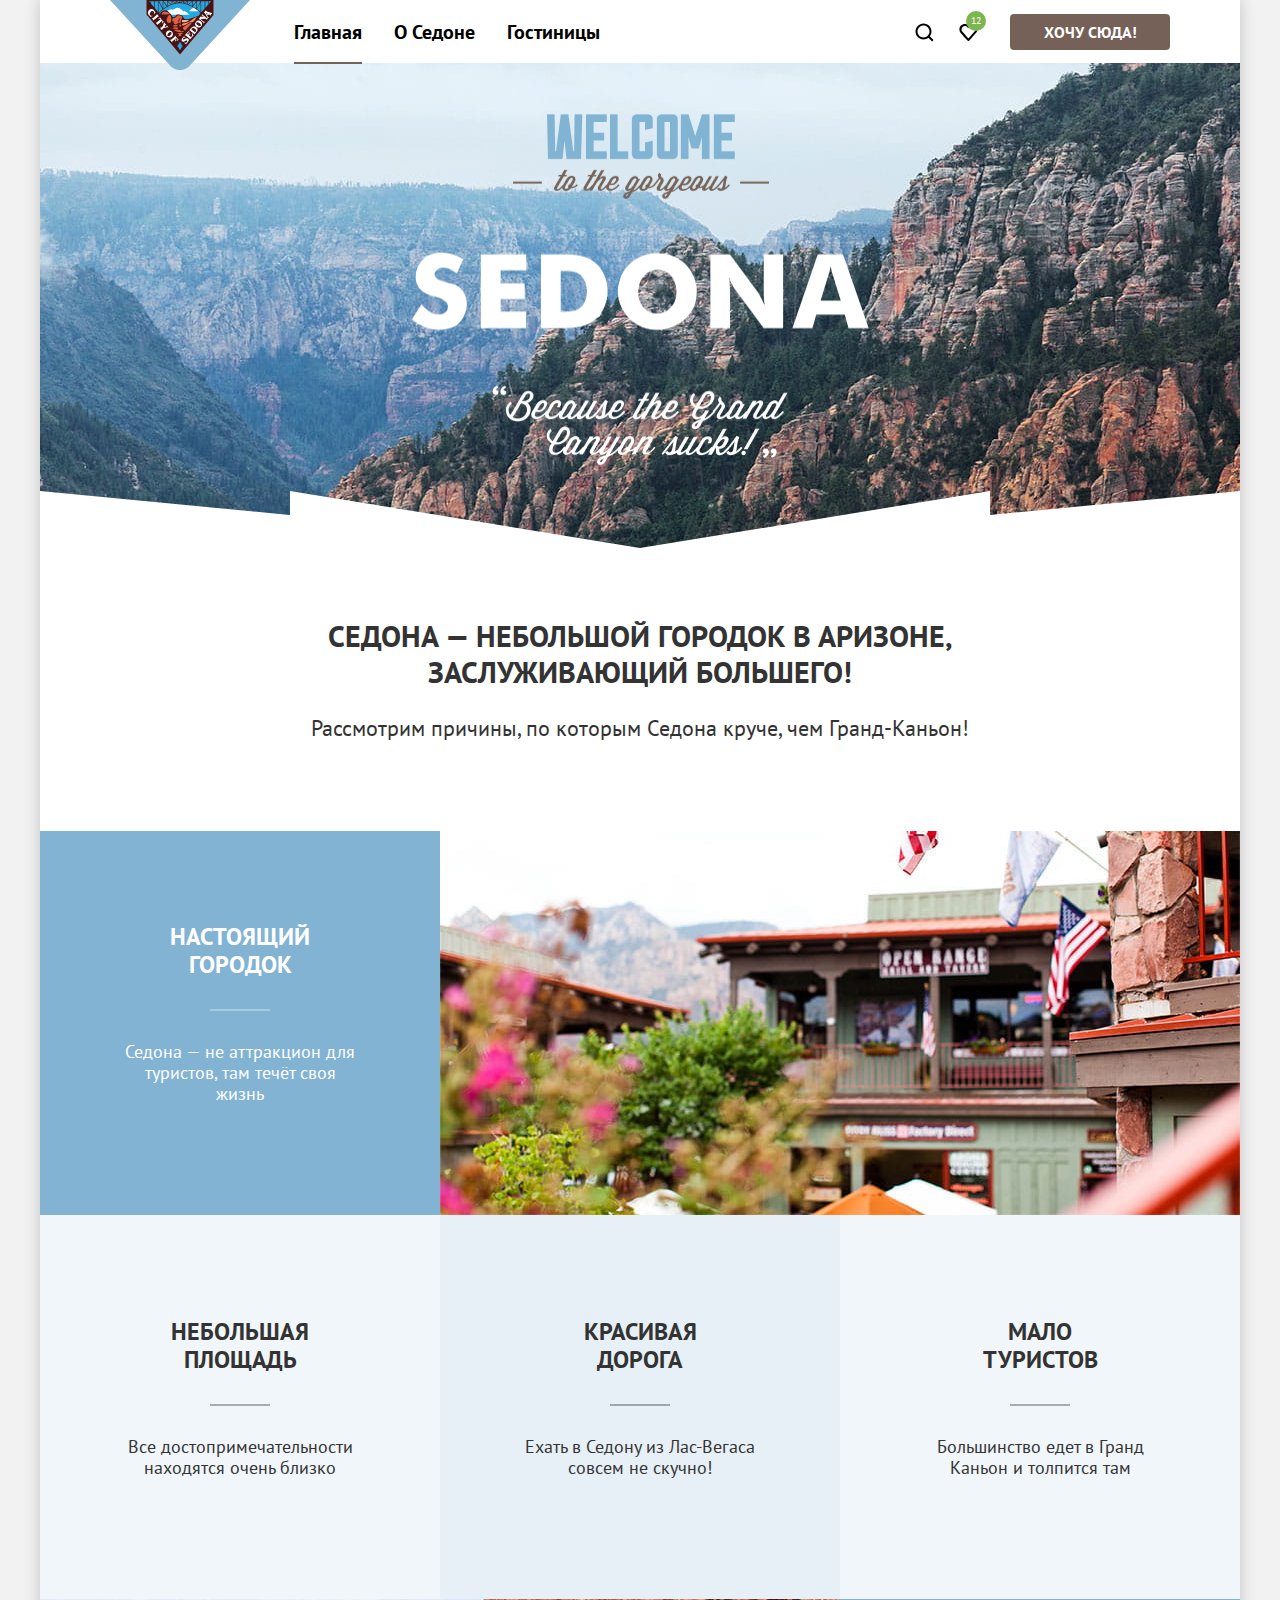
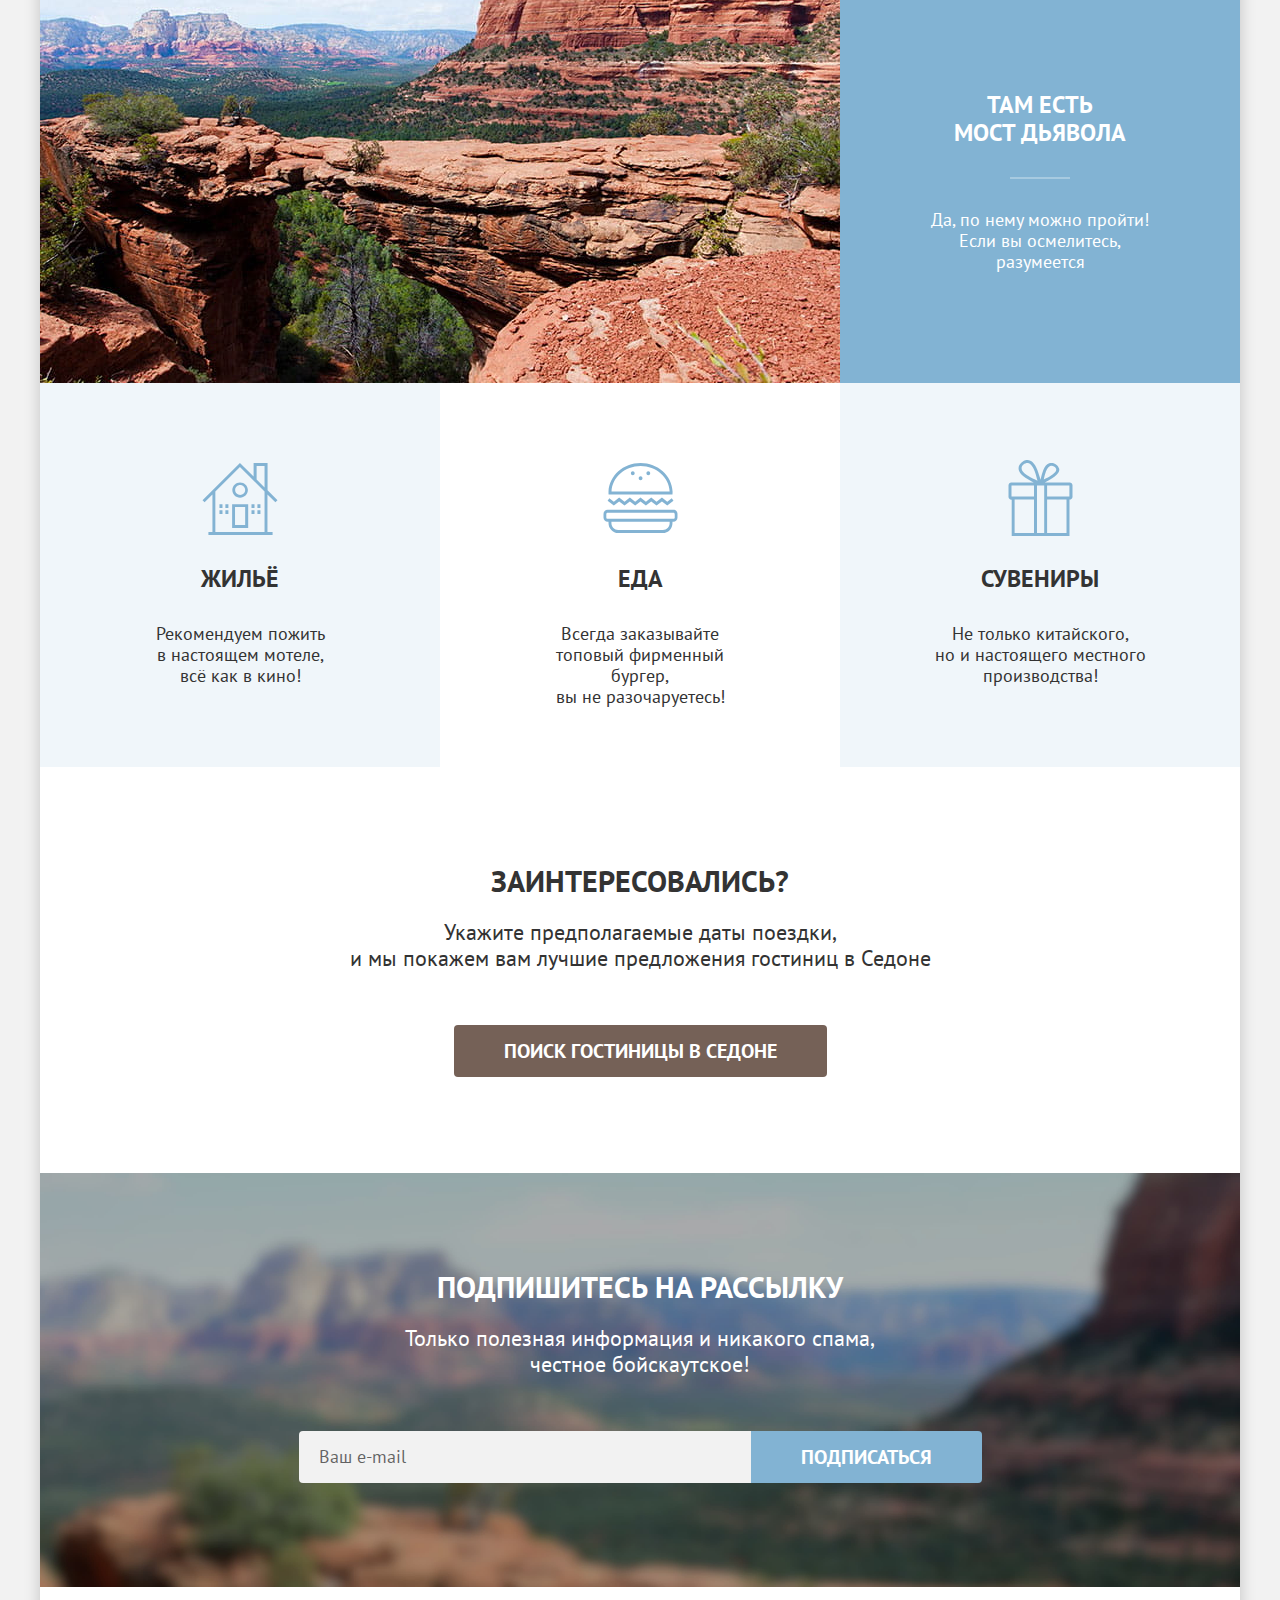
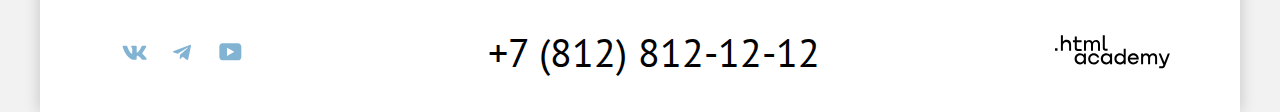
<file: index.html>
<!DOCTYPE html>
<html lang="ru">

  <head>
    <meta charset="utf-8">
    <title>HTML Academy: Седона</title>
    <link rel="stylesheet" href="styles/styles.css">
    <link rel="icon" href="favicon.ico">
  </head>

  <body>
    <div class="page-container">
      <header class="page-header" data-test="header">
        <nav class="navigation">
          <a class="navigation-logo" href="index.html">
            <img class="page-header-logo" src="images/header/logo.svg" width="140" height="70"
              alt="Логотип города Седона.">
          </a>
          <ul class="navigation-list">
            <li class="navigation-item">
              <a class="navigation-link navigation-link-current" href="#">Главная</a>
            </li>
            <li class="navigation-item">
              <a class="navigation-link" href="#">О Седоне</a>
            </li>
            <li class="navigation-item">
              <a class="navigation-link navigation-link-selected" href="catalog.html">Гостиницы</a>
            </li>
          </ul>
          <ul class="navigation-list navigation-user">
            <li class="navigation-item">
              <a class="navigation-link navigation-link-search" href="#">
                <span class="visually-hidden">
                  Поиск.
                </span>
              </a>
            </li>
            <li class="navigation-item">
              <a class="navigation-link navigation-link-favorites" href="#">
                <span class="visually-hidden">
                  Избранное.
                </span>
                <span class="navigation-link-favorites-count">12</span>
              </a>
            </li>
          </ul>
          <a class="button button-brown navigation-button button-text" href="#">Хочу сюда!</a>
        </nav>
      </header>
      <main class="main-index main-container" data-test="main">
        <h1 class="visually-hidden">Главная страница</h1>
        <section class="hero" data-test="hero">
          <h2 class="visually-hidden">Седона - городок в Аризоне</h2>
          <img src="images/index/welcome-sign.png" width="457" height="351"
            alt="Welcome to the gorgeus Sedona. Because Grand Canion sucks!">
        </section>
        <section class="advantages" data-test="advantages">
          <h2 class="visually-hidden">Преимущества</h2>
          <div class="advantages-title">
            <p class="advantages-title-top-text">Седона — небольшой городок в Аризоне,<br>заслуживающий большего!</p>
            <p class="advantages-title-bottom-text">Рассмотрим причины, по которым Седона круче, чем Гранд-Каньон!</p>
          </div>
          <ul class="advantages-list">
            <li class="advantages-item advantages-item-blue">
              <h3 class="advantages-item-title">Настоящий<br>городок</h3>
              <p class="advantages-item-discription">Седона — не аттракцион для туристов, там течёт своя жизнь</p>
            </li>
            <li class="advantages-item advantages-item-photo">
              <img class="advantages-photo" src="images/index/photo-1.jpg" width="800" height="384"
                alt="Домики на фоне гор.">
            </li>
            <li class="advantages-item advantages-item-grey">
              <h3 class="advantages-item-title">Небольшая<br>площадь</h3>
              <p class="advantages-item-discription">Все достопримечательности находятся очень близко</p>
            </li>
            <li class="advantages-item advantages-item-light-blue">
              <h3 class="advantages-item-title">Красивая<br>дорога</h3>
              <p class="advantages-item-discription">Ехать в Седону из Лас-Вегаса совсем не скучно!</p>
            </li>
            <li class="advantages-item advantages-item-grey">
              <h3 class="advantages-item-title">Мало<br>туристов</h3>
              <p class="advantages-item-discription">Большинство едет в Гранд Каньон и толпится там</p>
            </li>
            <li class="advantages-item advantages-item-photo">
              <img class="advantages-photo" src="images/index/photo-2.jpg" width="800" height="384"
                alt="Каньоны, горы и снова горы.">
            </li>
            <li class="advantages-item advantages-item-blue">
              <h3 class="advantages-item-title">Там есть<br>мост дьявола</h3>
              <p class="advantages-item-discription">Да, по нему можно пройти! Если вы осмелитесь, разумеется</p>
            </li>
            <li class="advantages-item advantages-item-housing">
              <h3 class="advantages-item-title">Жильё</h3>
              <p class="advantages-item-discription">Рекомендуем пожить<br>в настоящем мотеле,<br>всё как в кино!</p>
            </li>
            <li class="advantages-item advantages-item-food">
              <h3 class="advantages-item-title">Еда</h3>
              <p class="advantages-item-discription">Всегда заказывайте<br>топовый фирменный бургер,<br>вы не
                разочаруетесь!
              </p>
            </li>
            <li class="advantages-item advantages-item-souvenirs">
              <h3 class="advantages-item-title">Сувениры</h3>
              <p class="advantages-item-discription">Не только китайского,<br>но и настоящего местного<br>производства!
              </p>
            </li>
          </ul>
        </section>
        <section class="hotel-search" data-test="search">
          <div class="hotel-search-wrapper">
            <h2 class="hotel-search-title">Заинтересовались?</h2>
            <p class="hotel-search-text">Укажите предполагаемые даты поездки, <br>и мы покажем вам лучшие предложения
              гостиниц в Седоне</p>
            <a class="button button-brown hotel-search-button button-text" href="#">Поиск гостиницы в Седоне</a>
          </div>
        </section>
        <section class="subscribe" data-test="subscribe">
          <div class="subscribe-content-wrapper">
            <h2 class="subscribe-title">Подпишитесь на рассылку</h2>
            <p class="subscribe-text">Только полезная информация и никакого спама,<br>честное бойскаутское!</p>
            <form class="subscribe-form" action="https://echo.htmlacademy.ru/" method="post">
              <label class="visually-hidden" for="subscribe-email">Ваш e-mail</label>
              <input class="subscribe-email-field" placeholder="Ваш e-mail" type="email" id="subscribe-email"
                name="subscribe-email">
              <button class="button button-blue subscribe-button" type="submit">Подписаться</button>
            </form>
          </div>
        </section>
      </main>
      <footer class="page-footer" data-test="footer">
        <div class="footer-container">
          <div class="footer-social">
            <h2 class="visually-hidden">Социальные сети</h2>
            <ul class="footer-social-list">
              <li class="footer-social-item">
                <a class="footer-social-link" href="https://vk.com/htmlacademy">
                  <span class="visually-hidden">Иконка ВКонтакте</span>
                  <svg class="footer-social-button" aria-hidden="true" focusable="false" width="25" height="15"
                    viewBox="0 0 25 15" fill="none" xmlns="http://www.w3.org/2000/svg">
                    <path fill-rule="evenodd" clip-rule="evenodd"
                      d="M24.116 1.804c.166-.546 0-.948-.795-.948h-2.625c-.668 0-.976.347-1.143.73 0 0-1.335 3.196-3.226 5.272-.612.602-.89.793-1.224.793-.167 0-.418-.19-.418-.738V1.804c0-.656-.184-.948-.74-.948H9.817c-.417 0-.668.304-.668.593 0 .621.946.765 1.043 2.513V7.76c0 .833-.153.984-.487.984-.89 0-3.055-3.21-4.34-6.885-.249-.715-.5-1.003-1.172-1.003H1.566c-.75 0-.9.347-.9.73 0 .682.89 4.07 4.145 8.551 2.17 3.06 5.225 4.72 8.008 4.72 1.67 0 1.875-.369 1.875-1.004V11.54c0-.737.158-.884.687-.884.39 0 1.057.192 2.615 1.667 1.78 1.75 2.073 2.533 3.075 2.533h2.625c.75 0 1.126-.368.91-1.096-.238-.724-1.088-1.775-2.215-3.022-.612-.71-1.53-1.475-1.809-1.858-.389-.49-.278-.71 0-1.147 0 0 3.2-4.426 3.533-5.929h.001Z" />
                  </svg>
                </a>
              </li>
              <li class="footer-social-item">
                <a class="footer-social-link" href="https://t.me/htmlacademy ">
                  <span class="visually-hidden">Иконка Telegram</span>
                  <svg class="footer-social-button" aria-hidden="true" focusable="false" width="18" height="16"
                    viewBox="0 0 18 16" fill="none" xmlns="http://www.w3.org/2000/svg">
                    <path
                      d="M16.785.956.84 7.104C-.248 7.541-.24 8.148.64 8.42l4.094 1.277 9.472-5.976c.448-.272.857-.126.52.173l-7.673 6.925H7.05l.002.001-.283 4.22c.414 0 .597-.19.829-.414l1.988-1.934 4.136 3.055c.762.42 1.31.205 1.5-.706l2.715-12.795c.278-1.114-.425-1.618-1.153-1.29Z" />
                  </svg>
                </a>
              </li>
              <li class="footer-social-item">
                <a class="footer-social-link" href="https://www.youtube.com/user/htmlacademyru">
                  <span class="visually-hidden">Иконка YouTube</span>
                  <svg class="footer-social-button" aria-hidden="true" focusable="false" width="23" height="18"
                    viewBox="0 0 23 18" fill="none" xmlns="http://www.w3.org/2000/svg">
                    <path
                      d="M18.94.356H3.507C1.647.356.333 1.95.333 3.756V13.85c0 1.913 1.314 3.506 3.174 3.506H19.16c1.642 0 3.174-1.593 3.174-3.4v-10.2c-.219-1.806-1.532-3.4-3.393-3.4ZM7.995 12.894V4.819l7.333 4.037-7.333 4.038Z" />
                  </svg>
                </a>
              </li>
            </ul>
          </div>
          <div class="footer-telephone">
            <h2 class="visually-hidden">Телефонный номер</h2>
            <a class="footer-telephone-number" href="tel:+78128121212">+7 (812) 812-12-12</a>
          </div>
          <div class="footer-academy-site">
            <h2 class="visually-hidden">Ссылка на сайт академии HTML.</h2>
            <a class="footer-academy-link" href="https://htmlacademy.ru/">
              <svg class="footer-academy-button" aria-hidden="true" focusable="false" width="115" height="34"
                viewBox="0 0 115 34" fill="none" xmlns="http://www.w3.org/2000/svg">
                <path
                  d="M0 13.256v2.6h2.5v-2.6H0ZM11.6 4.856c-1.6 0-2.8.7-3.6 1.7h-.1v-6.2h-2v15.5h2v-5.3c0-2.1 1.3-3.6 3.3-3.6 1.8 0 2.9 1.4 2.9 3.2v5.7h2v-6.1c.1-3-1.8-4.9-4.5-4.9ZM26.6 5.156h-4.8v-3.7h-2v3.8h-1.9v2h1.9v6c0 1.7 1 2.7 2.7 2.7h4.1v-2h-3.7c-.7 0-1.1-.4-1.1-1.1v-5.7h4.8v-2ZM41.1 4.956c-1.6 0-2.9.8-3.5 2.1h-.1c-.6-1.2-1.8-2.1-3.4-2.1-1.4 0-2.5.8-3.1 1.8h-.1v-1.6H29v10.6h2v-5.4c0-2 1-3.5 2.6-3.5 1.5 0 2.4 1 2.4 2.6v6.3h2v-5.6c0-2.4 1.4-3.3 2.6-3.3 1.5 0 2.4 1 2.4 2.6v6.3h2v-6.5c.1-2.5-1.4-4.3-3.9-4.3ZM47.8 13.056c0 1.7 1 2.7 2.8 2.7h2v-2h-1.7c-.7 0-1.1-.4-1.1-1.1V.356h-2v12.7ZM28.9 20.056c-.9-1.1-2.2-1.8-3.9-1.8-3.1 0-5.4 2.3-5.4 5.6s2.3 5.6 5.4 5.6c1.8 0 3-.8 3.8-1.9h.1v1.6h2v-10.6h-2v1.5Zm-3.6 7.4c-2.2 0-3.6-1.6-3.6-3.6s1.4-3.6 3.6-3.6 3.6 1.6 3.6 3.6c0 1.9-1.4 3.6-3.6 3.6ZM44.2 22.356c-.5-2.4-2.6-4.1-5.4-4.1-3.4 0-5.6 2.5-5.6 5.6 0 3.1 2.2 5.6 5.6 5.6 2.8 0 4.9-1.8 5.4-4.2h-2.1c-.4 1.3-1.7 2.3-3.3 2.3-2.2 0-3.6-1.6-3.6-3.6s1.4-3.6 3.6-3.6c1.6 0 2.8 1 3.3 2.2h2.1v-.2ZM55.1 20.056c-.9-1.1-2.2-1.8-3.9-1.8-3.1 0-5.4 2.3-5.4 5.6s2.3 5.6 5.4 5.6c1.8 0 3-.8 3.8-1.9h.1v1.6h2v-10.6h-2v1.5Zm-3.6 7.4c-2.2 0-3.6-1.6-3.6-3.6s1.4-3.6 3.6-3.6 3.6 1.6 3.6 3.6c0 1.9-1.5 3.6-3.6 3.6ZM68.7 20.156c-.9-1.1-2.2-1.9-3.9-1.9-3.1 0-5.4 2.3-5.4 5.6s2.2 5.6 5.4 5.6c1.7 0 3-.8 3.8-1.8h.1v1.5h2v-15.4h-2v6.4Zm-3.6 7.3c-2.2 0-3.6-1.6-3.6-3.6s1.4-3.6 3.6-3.6 3.6 1.6 3.6 3.6c-.1 2-1.5 3.6-3.6 3.6ZM78.3 18.256c-3.3 0-5.5 2.5-5.5 5.6 0 3 2.1 5.6 5.5 5.6 2.5 0 4.5-1.3 5.2-3.6h-2.1c-.5 1-1.6 1.6-3 1.6-1.9 0-3.3-1.3-3.4-2.9h8.8c.2-3.6-2-6.3-5.5-6.3Zm0 1.9c1.7 0 3 1 3.3 2.6h-6.5c.3-1.5 1.5-2.6 3.2-2.6ZM98.2 18.256c-1.6 0-2.9.8-3.6 2h-.1c-.6-1.2-1.8-2-3.4-2-1.4 0-2.5.7-3.1 1.8v-1.5h-1.9v10.6h2v-5.4c0-2 1-3.4 2.6-3.5 1.5 0 2.4 1 2.4 2.6v6.3h2v-5.6c0-2.4 1.4-3.3 2.6-3.3 1.5 0 2.4 1 2.4 2.6v6.3h2v-6.5c.1-2.6-1.4-4.4-3.9-4.4ZM109.4 27.356l-3.6-8.9h-2.2l4.8 11.6c-.3.9-.7 1.2-1.7 1.2h-2.5v2h2.5c1.8 0 2.8-.8 3.5-2.6l4.7-12.2h-2.1l-3.4 8.9Z" />
              </svg>
            </a>
          </div>
        </div>
      </footer>
    </div>
    <div class="modal-container modal-container-closed">
      <div class="modal modal-search modal">
        <section class="modal-content">
          <button class="modal-close-button" type="button">
            <span class="visually-hidden">Закрыть</span>
          </button>
          <h2 class="modal-title">Поиск гостиницы в Седоне</h2>
          <form class="modal-search-field-set" action="https://echo.htmlacademy.ru/" method="post">
            <label class="input-field-discription" for="day-start">Дата заезда:</label>
            <span class="modal-date-wrapper">
              <input class="input-field input-field-day-start" type="text" id="day-start" name="day-start"
                placeholder="Укажите дату" value="27 апреля 2020">
              <span class="day-start-massage">Мы не можем отправить вас в прошлое.</span>
            </span>
            <label class="input-field-discription" for="day-end">Дата выезда:</label>
            <span class="modal-date-wrapper">
              <input class="input-field input-field-day-end" type="text" id="day-end" name="day-end"
                placeholder="Укажите дату" value="1 сентября 2023">
              <span class="day-end-massage">На эти даты есть свободные номера. Пока есть.</span>
            </span>
            <label class="input-field-discription" for="adults">Взрослые:</label>
            <span class="modal-adults-wrapper">
              <button class="modal-button modal-button-adults-minus" type="button">
                <span class="visually-hidden">Уменьшить количество взрослых.</span>
              </button>
              <input class="input-field input-field-adults" type="number" id="adults" name="adults" placeholder="0"
                value="2">
              <button class="modal-button modal-button-adults-plus" type="button">
                <span class="visually-hidden">Увеличить количество взрослых.</span>
              </button>
            </span>
            <span class="tooltip-wrapper">
              <label class="input-field-discription" for="children">Дети:</label>
              <span class="tooltip">
                <button class="tooltip-toggle" aria-labelledby="tooltip-modal-kids" type="button">
                  <svg class="tooltip-icon" width="2" height="12" viewBox="0 0 2 12" xmlns="http://www.w3.org/2000/svg">
                    <path fill-rule="evenodd" clip-rule="evenodd" d="M0 0h2v2H0V0Zm2 12H0V3h2v9Z" fill="#ffffff" />
                  </svg>
                </button>
                <span class="tooltip-text" role="tooltip" id="tooltip-modal-kids">
                  Укажите количество детей, которые будут с вами, возраст которых от 6 до 18 лет. Дети до 6 лет
                  размещаются бесплатно.
                </span>
              </span>
            </span>
            <span class="modal-children-wrapper">
              <button class="modal-button modal-button-children-minus" type="button">
                <span class="visually-hidden">Уменьшить количество детей.</span>
              </button>
              <input class="input-field input-field-children" type="number" id="children" name="children"
                placeholder="0" value="2">
              <button class="modal-button modal-button-children-plus" type="button">
                <span class="visually-hidden">Увеличить количество детей.</span>
              </button>
            </span>
            <button class="button button-blue modal-search-button" type="submit">Найти</button>
          </form>
        </section>
      </div>
    </div>
  </body>

</html>
</file>
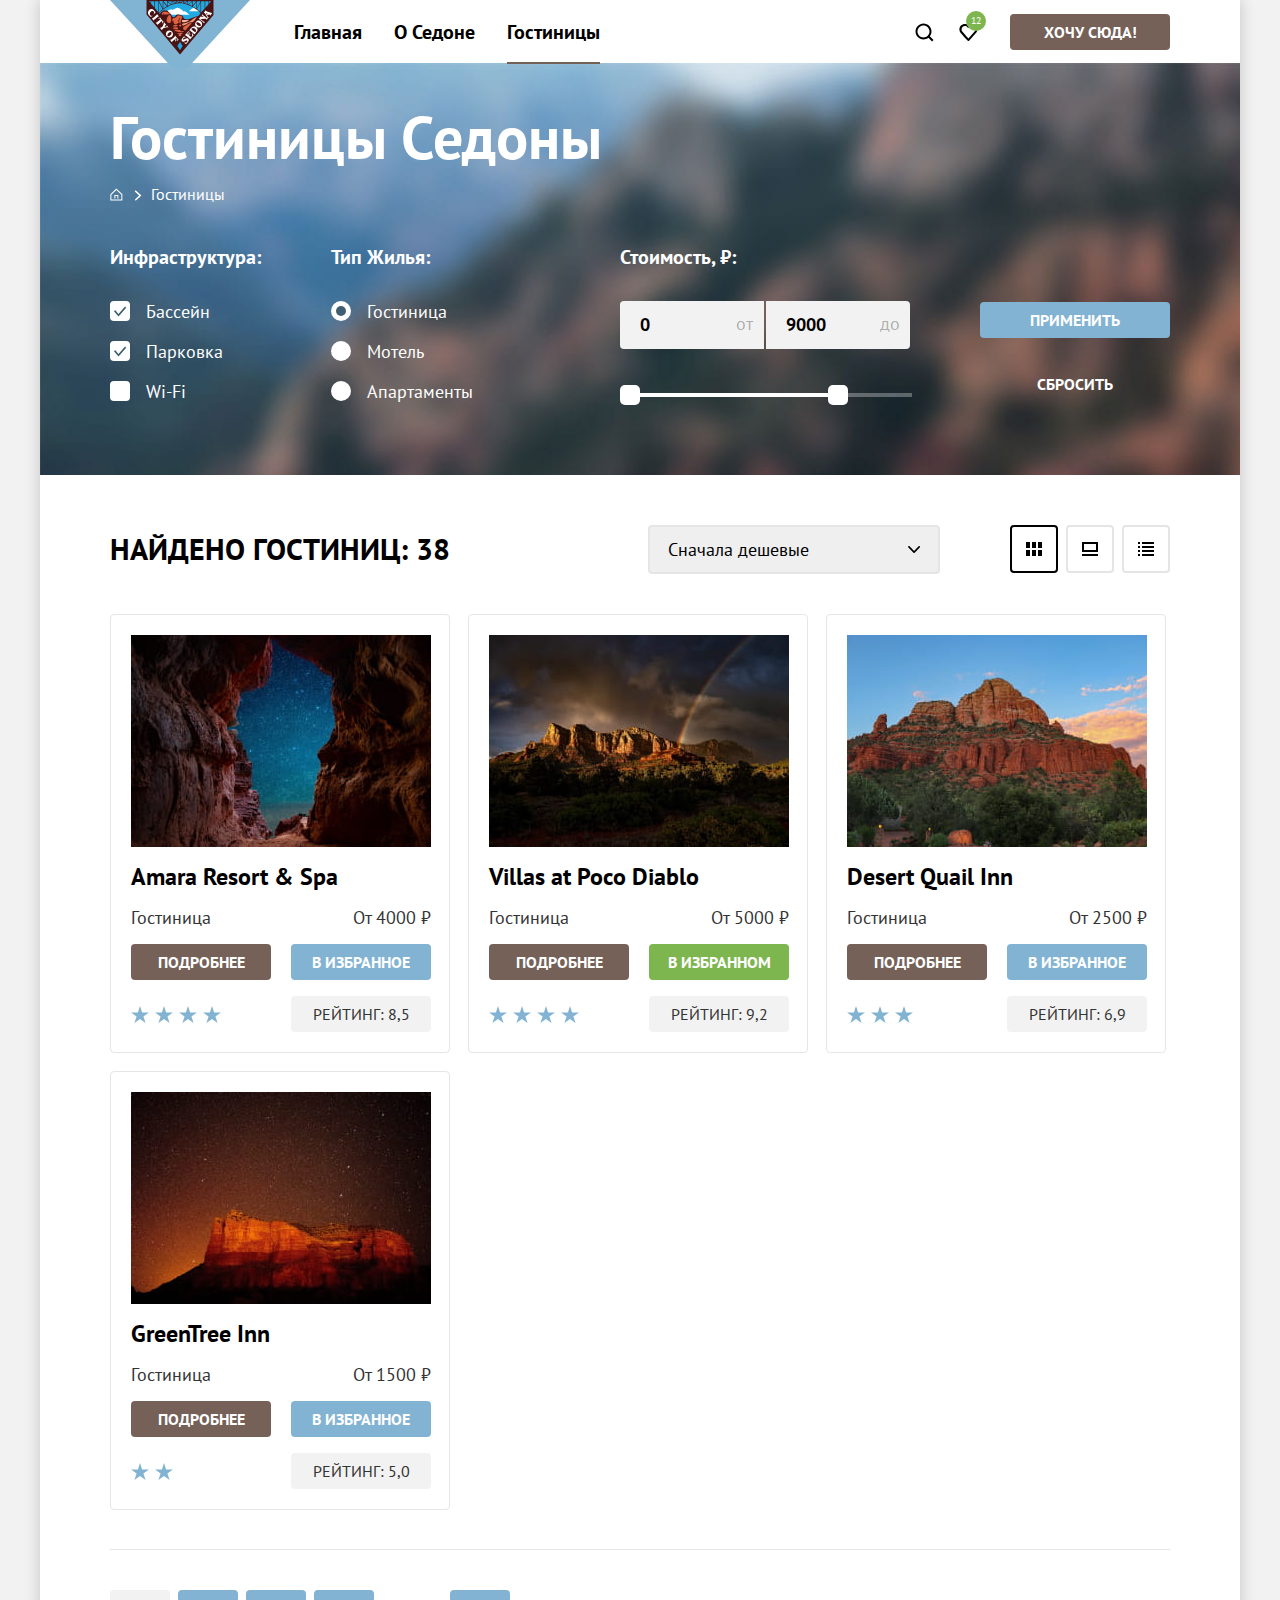
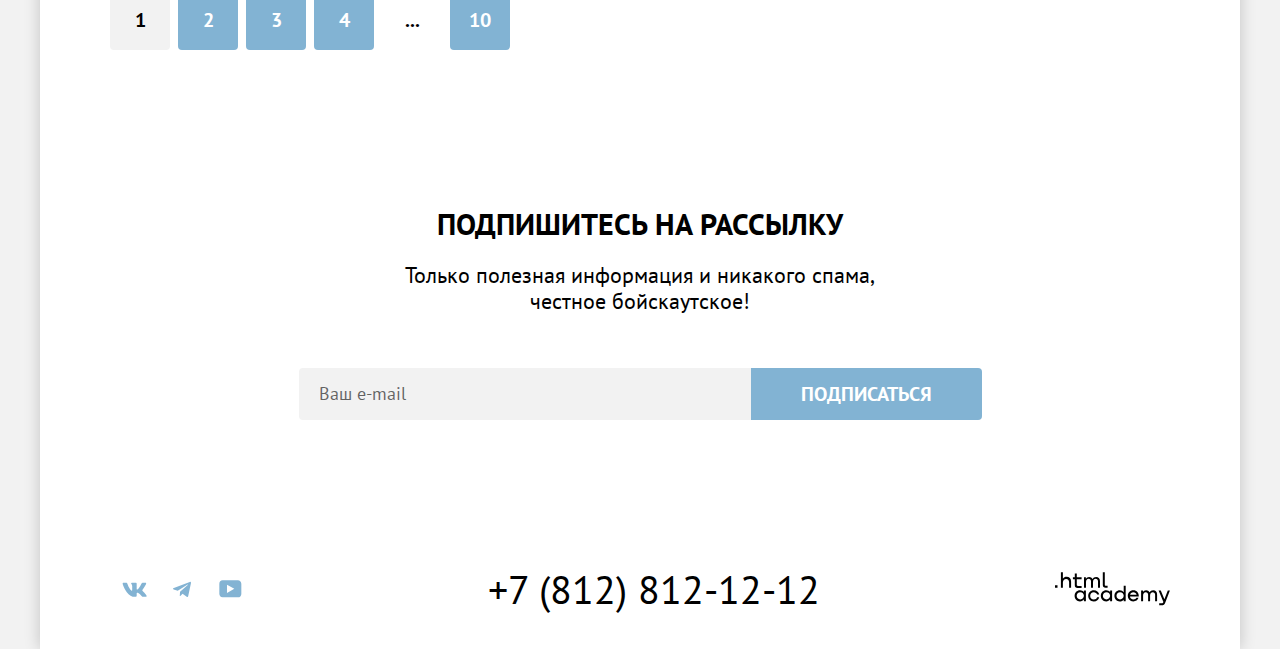
<file: catalog.html>
<!DOCTYPE html>
<html lang="ru">

  <head>
    <meta charset="utf-8">
    <title>HTML Academy: Седона-Каталог</title>
    <link rel="stylesheet" href="styles/styles.css">
    <link rel="icon" href="favicon.ico">
  </head>

  <body>
    <div class="page-container">
      <header class="page-header" data-test="header">
        <nav class="navigation">
          <a class="navigation-logo" href="index.html">
            <img class="page-header-logo" src="images/header/logo.svg" width="140" height="70"
              alt="Логотип города Седона.">
          </a>
          <ul class="navigation-list">
            <li class="navigation-item">
              <a class="navigation-link" href="index.html">Главная</a>
            </li>
            <li class="navigation-item">
              <a class="navigation-link" href="#">О Седоне</a>
            </li>
            <li class="navigation-item">
              <a class="navigation-link navigation-link-current" href="catalog.html">Гостиницы</a>
            </li>
          </ul>
          <ul class="navigation-list navigation-user">
            <li class="navigation-item">
              <a class="navigation-link navigation-link-search" href="#">
                <span class="visually-hidden">
                  Поиск.
                </span>
              </a>
            </li>
            <li class="navigation-item">
              <a class="navigation-link navigation-link-favorites" href="#">
                <span class="visually-hidden">
                  Избранное.
                </span>
                <span class="navigation-link-favorites-count">12</span>
              </a>
            </li>
          </ul>
            <a class="button button-brown navigation-button button-text" href="#">Хочу сюда!</a>
        </nav>
      </header>
      <main class="main-inner main-container" data-test="main">
        <div class="catalog-control-block">
          <div class="control-block-container">
            <header class="inner-header">
              <h1 class="inner-header-title">Гостиницы Седоны</h1>
              <ul class="breadcrumbs">
                <li class="breadcrumbs-item">
                  <a class="breadcrumbs-link breadcrumbs-link-home" href="index.html">
                    <span class="visually-hidden">
                      Вернуться на главную страницу.
                    </span>
                  </a>
                </li>
                <li class="breadcrumbs-item">
                  <a class="breadcrumbs-link" href="#">Гостиницы</a>
                </li>
              </ul>
            </header>
            <h2 class="visually-hidden">Фильтры</h2>
            <form class="catalog-filter" action="https://echo.htmlacademy.ru/" method="get" data-test="filter">
              <div class="filter-group">
                <div class="filter-group-left">
                  <fieldset class="catalog-filter-group filter-group-infrastructure">
                    <legend class="catalog-filter-title">Инфраструктура:</legend>
                    <ul class="catalog-filter-list">
                      <li class="catalog-filter-item">
                        <label class="control">
                          <input class="control-input visually-hidden" type="checkbox" name="swimming-pool" checked>
                          <span class="control-mark"></span>
                          <span class="control-label">Бассейн</span>
                        </label>
                      </li>
                      <li class="catalog-filter-item">
                        <label class="control">
                          <input class="control-input visually-hidden" type="checkbox" name="parking" checked>
                          <span class="control-mark"></span>
                          <span class="control-label">Парковка</span>
                        </label>
                      </li>
                      <li class="catalog-filter-item">
                        <label class="control">
                          <input class="control-input visually-hidden" type="checkbox" name="wi-fi">
                          <span class="control-mark"></span>
                          <span class="control-label">Wi-Fi</span>
                        </label>
                      </li>
                    </ul>
                  </fieldset>
                  <fieldset class="catalog-filter-group filter-group-type">
                    <legend class="catalog-filter-title">Тип жилья:</legend>
                    <ul class="catalog-filter-list">
                      <li class="catalog-filter-item">
                        <label class="control">
                          <input class="control-input visually-hidden" type="radio" name="housing-type" value="hotel"
                            checked>
                          <span class="control-mark"></span>
                          <span class="control-label">Гостиница</span>
                        </label>
                      </li>
                      <li class="catalog-filter-item">
                        <label class="control">
                          <input class="control-input visually-hidden" type="radio" name="housing-type" value="motel">
                          <span class="control-mark"></span>
                          <span class="control-label">Мотель</span>
                        </label>
                      </li>
                      <li class="catalog-filter-item">
                        <label class="control">
                          <input class="control-input visually-hidden" type="radio" name="housing-type"
                            value="apartments">
                          <span class="control-mark"></span>
                          <span class="control-label">Апартаменты</span>
                        </label>
                      </li>
                    </ul>
                  </fieldset>
                </div>
                <div class="filter-group-right">
                  <fieldset class="catalog-filter-group-price">
                    <legend class="catalog-filter-title">Стоимость, ₽:</legend>
                    <div class="range">
                      <div class="range-wrapper-inputs">
                        <label class="price-input-wrapper price-input-wrapper-left">
                          <input class="range-input range-input-min" type="number" value="0" name="min-price">
                        </label>
                        <label class="price-input-wrapper price-input-wrapper-right">
                          <input class="range-input range-input-max" type="number" value="9000" name="max-price">
                        </label>
                      </div>
                      <div class="range-scale">
                        <div class="range-bar">
                          <button class="range-toggle toggle-min" type="button">
                            <span class="visually-hidden">Изменить минимальную цену.</span>
                          </button>
                          <button class="range-toggle toggle-max" type="button">
                            <span class="visually-hidden">Изменить максимальную цену.</span>
                          </button>
                        </div>
                      </div>
                    </div>
                  </fieldset>
                  <div class="filter-group-buttons">
                    <button class="filter-button button-blue" type="submit">Применить</button>
                    <button class="filter-button button-clean" type="reset">Сбросить</button>
                  </div>
                </div>
              </div>
            </form>
          </div>
        </div>
        <section class="catalog" data-test="catalog">
          <div class="sorting">
            <p class="catalog-result-title">Найдено гостиниц: 38</p>
            <select class="select-control" aria-label="Сортировка">
              <option value="cheap">Сначала дешевые</option>
              <option value="expensive">Сначала дорогие</option>
              <option value="popular">Сначала популярные</option>
            </select>
            <ul class="select-list">
              <li class="select-item select-item-tile select-item-current">
                <a href="#" class="select-link">
                  <span class="visually-hidden">Показать плиткой</span>
                </a>
              </li>
              <li class="select-item select-item-cards">
                <a class="select-link" href="#">
                  <span class="visually-hidden">Показать карточками</span>
                </a>
              </li>
              <li class="select-item select-item-list">
                <a class="select-link" href="#">
                  <span class="visually-hidden">Показать списоком</span>
                </a>
              </li>
            </ul>
          </div>
          <div class="products">
            <ul class="product-list">
              <li class="product-card">
                <a class="product-card-link-img" href="#">
                  <img class="product-card-image" src="images/catalog/hotel-1.jpg" width="300" height="212"
                    alt="Звёздное небо в расщелине гор.">
                </a>
                <a class="product-card-link" href="#">
                  <h3 class="product-card-title">Amara Resort & Spa</h3>
                </a>
                <span class="product-card-type">Гостиница</span>
                <span class="product-card-price">От 4000 ₽</span>
                <a class="button button-brown" href="#">Подробнее</a>
                <a class="button button-blue" href="#">В избранное</a>
                <div class="product-card-stars">
                  <span class="product-card-one-star"></span>
                  <span class="product-card-one-star"></span>
                  <span class="product-card-one-star"></span>
                  <span class="product-card-one-star"></span>
                </div>
                <span class="button button-grey">Рейтинг: 8,5</span>
              </li>
              <li class="product-card">
                <a class="product-card-link-img" href="#">
                  <img class="product-card-image" src="images/catalog/hotel-2.jpg" width="300" height="212"
                    alt="Радуга над горным хребтом.">
                </a>
                <a class="product-card-link" href="#">
                  <h3 class="product-card-title">Villas at Poco Diablo</h3>
                </a>
                <span class="product-card-type">Гостиница</span>
                <span class="product-card-price">От 5000 ₽</span>
                <a class="button button-brown" href="#">Подробнее</a>
                <a class="button button-green" href="#">В избранном</a>
                <div class="product-card-stars">
                  <span class="product-card-one-star"></span>
                  <span class="product-card-one-star"></span>
                  <span class="product-card-one-star"></span>
                  <span class="product-card-one-star"></span>
                </div>
                <span class="button button-grey">Рейтинг: 9,2</span>
              </li>
              <li class="product-card">
                <a class="product-card-link-img" href="#">
                  <img class="product-card-image" src="images/catalog/hotel-3.jpg" width="300" height="212"
                    alt="Горы на фоне голубого неба.">
                </a>
                <a class="product-card-link" href="#">
                  <h3 class="product-card-title">Desert Quail Inn</h3>
                </a>
                <span class="product-card-type">Гостиница</span>
                <span class="product-card-price">От 2500 ₽</span>
                <a class="button button-brown" href="#">Подробнее</a>
                <a class="button button-blue" href="#">В избранное</a>
                <div class="product-card-stars">
                  <span class="product-card-one-star"></span>
                  <span class="product-card-one-star"></span>
                  <span class="product-card-one-star"></span>
                </div>
                <span class="button button-grey">Рейтинг: 6,9</span>
              </li>
              <li class="product-card">
                <a class="product-card-link-img" href="#">
                  <img class="product-card-image" src="images/catalog/hotel-4.jpg" width="300" height="212"
                    alt="Горы на фоне звёздного неба.">
                </a>
                <a class="product-card-link" href="#">
                  <h3 class="product-card-title">GreenTree Inn</h3>
                </a>
                <span class="product-card-type">Гостиница</span>
                <span class="product-card-price">От 1500 ₽</span>
                <a class="button button-brown" href="#">Подробнее</a>
                <a class="button button-blue" href="#">В избранное</a>
                <div class="product-card-stars">
                  <span class="product-card-one-star"></span>
                  <span class="product-card-one-star"></span>
                </div>
                <span class="button button-grey">Рейтинг: 5,0</span>
              </li>
            </ul>
          </div>
          <ul class="pagination">
            <li class="pagination-item">
              <a class="pagination-link pagination-link-current" href="#">1</a>
            </li>
            <li class="pagination-item">
              <a class="pagination-link pagination-link-default" href="#">2</a>
            </li>
            <li class="pagination-item">
              <a class="pagination-link pagination-link-default" href="#">3</a>
            </li>
            <li class="pagination-item">
              <a class="pagination-link pagination-link-default" href="#">4</a>
            </li>
            <li class="pagination-item">
              <a class="pagination-link pagination-select" href="#">...</a>
              <span class="visually-hidden">Выбор страницы</span>
            </li>
            <li class="pagination-item">
              <a class="pagination-link pagination-link-default" href="#">10</a>
            </li>
          </ul>
        </section>
        <section class="subscribe subscribe-no-background" data-test="subscribe">
          <div class="subscribe-content-wrapper">
            <h2 class="subscribe-title">Подпишитесь на рассылку</h2>
            <p class="subscribe-text">Только полезная информация и никакого спама,<br>честное бойскаутское!</p>
            <form class="subscribe-form" action="https://echo.htmlacademy.ru/" method="post">
              <label class="visually-hidden" for="subscribe-email">Ваш e-mail</label>
              <input class="subscribe-email-field" placeholder="Ваш e-mail" type="email" id="subscribe-email"
                name="subscribe-email">
              <button class="button button-blue subscribe-button" type="submit">Подписаться</button>
            </form>
          </div>
        </section>
      </main>
      <footer class="page-footer" data-test="footer">
        <div class="footer-container">
          <div class="footer-social">
            <h2 class="visually-hidden">Социальные сети</h2>
            <ul class="footer-social-list">
              <li class="footer-social-item">
                <a class="footer-social-link" href="https://vk.com/htmlacademy">
                  <span class="visually-hidden">ВКонтакте</span>
                  <svg class="footer-social-button" role="img" aria-label="Иконка ВКонтакте." aria-hidden="true"
                    focusable="false" width="25" height="15" viewBox="0 0 25 15" fill="none"
                    xmlns="http://www.w3.org/2000/svg">
                    <path fill-rule="evenodd" clip-rule="evenodd"
                      d="M24.116 1.804c.166-.546 0-.948-.795-.948h-2.625c-.668 0-.976.347-1.143.73 0 0-1.335 3.196-3.226 5.272-.612.602-.89.793-1.224.793-.167 0-.418-.19-.418-.738V1.804c0-.656-.184-.948-.74-.948H9.817c-.417 0-.668.304-.668.593 0 .621.946.765 1.043 2.513V7.76c0 .833-.153.984-.487.984-.89 0-3.055-3.21-4.34-6.885-.249-.715-.5-1.003-1.172-1.003H1.566c-.75 0-.9.347-.9.73 0 .682.89 4.07 4.145 8.551 2.17 3.06 5.225 4.72 8.008 4.72 1.67 0 1.875-.369 1.875-1.004V11.54c0-.737.158-.884.687-.884.39 0 1.057.192 2.615 1.667 1.78 1.75 2.073 2.533 3.075 2.533h2.625c.75 0 1.126-.368.91-1.096-.238-.724-1.088-1.775-2.215-3.022-.612-.71-1.53-1.475-1.809-1.858-.389-.49-.278-.71 0-1.147 0 0 3.2-4.426 3.533-5.929h.001Z" />
                  </svg>
                </a>
              </li>
              <li class="footer-social-item">
                <a class="footer-social-link" href="https://t.me/htmlacademy">
                  <span class="visually-hidden">Telegram</span>
                  <svg class="footer-social-button" role="img" aria-label="Иконка Telegram." aria-hidden="true"
                    focusable="false" width="18" height="16" viewBox="0 0 18 16" fill="none"
                    xmlns="http://www.w3.org/2000/svg">
                    <path
                      d="M16.785.956.84 7.104C-.248 7.541-.24 8.148.64 8.42l4.094 1.277 9.472-5.976c.448-.272.857-.126.52.173l-7.673 6.925H7.05l.002.001-.283 4.22c.414 0 .597-.19.829-.414l1.988-1.934 4.136 3.055c.762.42 1.31.205 1.5-.706l2.715-12.795c.278-1.114-.425-1.618-1.153-1.29Z" />
                  </svg>
                </a>
              </li>
              <li class="footer-social-item">
                <a class="footer-social-link" href="https://www.youtube.com/user/htmlacademyru">
                  <span class="visually-hidden">YouTube</span>
                  <svg class="footer-social-button" role="img" aria-label="Иконка YouTube." aria-hidden="true"
                    focusable="false" width="23" height="18" viewBox="0 0 23 18" fill="none"
                    xmlns="http://www.w3.org/2000/svg">
                    <path
                      d="M18.94.356H3.507C1.647.356.333 1.95.333 3.756V13.85c0 1.913 1.314 3.506 3.174 3.506H19.16c1.642 0 3.174-1.593 3.174-3.4v-10.2c-.219-1.806-1.532-3.4-3.393-3.4ZM7.995 12.894V4.819l7.333 4.037-7.333 4.038Z" />
                  </svg>
                </a>
              </li>
            </ul>
          </div>
          <div class="footer-telephone">
            <h2 class="visually-hidden">Телефонный номер</h2>
            <a class="footer-telephone-number" href="tel:+78128121212">+7 (812) 812-12-12</a>
          </div>
          <div class="footer-academy-site">
            <h2 class="visually-hidden">Сайт академии</h2>
            <a class="footer-academy-link" href="https://htmlacademy.ru">
              <svg class="footer-academy-button" role="img" aria-label="Ссылка на сайт академии HTML."
                aria-hidden="true" focusable="false" width="115" height="34" viewBox="0 0 115 34" fill="none"
                xmlns="http://www.w3.org/2000/svg">
                <path
                  d="M0 13.256v2.6h2.5v-2.6H0ZM11.6 4.856c-1.6 0-2.8.7-3.6 1.7h-.1v-6.2h-2v15.5h2v-5.3c0-2.1 1.3-3.6 3.3-3.6 1.8 0 2.9 1.4 2.9 3.2v5.7h2v-6.1c.1-3-1.8-4.9-4.5-4.9ZM26.6 5.156h-4.8v-3.7h-2v3.8h-1.9v2h1.9v6c0 1.7 1 2.7 2.7 2.7h4.1v-2h-3.7c-.7 0-1.1-.4-1.1-1.1v-5.7h4.8v-2ZM41.1 4.956c-1.6 0-2.9.8-3.5 2.1h-.1c-.6-1.2-1.8-2.1-3.4-2.1-1.4 0-2.5.8-3.1 1.8h-.1v-1.6H29v10.6h2v-5.4c0-2 1-3.5 2.6-3.5 1.5 0 2.4 1 2.4 2.6v6.3h2v-5.6c0-2.4 1.4-3.3 2.6-3.3 1.5 0 2.4 1 2.4 2.6v6.3h2v-6.5c.1-2.5-1.4-4.3-3.9-4.3ZM47.8 13.056c0 1.7 1 2.7 2.8 2.7h2v-2h-1.7c-.7 0-1.1-.4-1.1-1.1V.356h-2v12.7ZM28.9 20.056c-.9-1.1-2.2-1.8-3.9-1.8-3.1 0-5.4 2.3-5.4 5.6s2.3 5.6 5.4 5.6c1.8 0 3-.8 3.8-1.9h.1v1.6h2v-10.6h-2v1.5Zm-3.6 7.4c-2.2 0-3.6-1.6-3.6-3.6s1.4-3.6 3.6-3.6 3.6 1.6 3.6 3.6c0 1.9-1.4 3.6-3.6 3.6ZM44.2 22.356c-.5-2.4-2.6-4.1-5.4-4.1-3.4 0-5.6 2.5-5.6 5.6 0 3.1 2.2 5.6 5.6 5.6 2.8 0 4.9-1.8 5.4-4.2h-2.1c-.4 1.3-1.7 2.3-3.3 2.3-2.2 0-3.6-1.6-3.6-3.6s1.4-3.6 3.6-3.6c1.6 0 2.8 1 3.3 2.2h2.1v-.2ZM55.1 20.056c-.9-1.1-2.2-1.8-3.9-1.8-3.1 0-5.4 2.3-5.4 5.6s2.3 5.6 5.4 5.6c1.8 0 3-.8 3.8-1.9h.1v1.6h2v-10.6h-2v1.5Zm-3.6 7.4c-2.2 0-3.6-1.6-3.6-3.6s1.4-3.6 3.6-3.6 3.6 1.6 3.6 3.6c0 1.9-1.5 3.6-3.6 3.6ZM68.7 20.156c-.9-1.1-2.2-1.9-3.9-1.9-3.1 0-5.4 2.3-5.4 5.6s2.2 5.6 5.4 5.6c1.7 0 3-.8 3.8-1.8h.1v1.5h2v-15.4h-2v6.4Zm-3.6 7.3c-2.2 0-3.6-1.6-3.6-3.6s1.4-3.6 3.6-3.6 3.6 1.6 3.6 3.6c-.1 2-1.5 3.6-3.6 3.6ZM78.3 18.256c-3.3 0-5.5 2.5-5.5 5.6 0 3 2.1 5.6 5.5 5.6 2.5 0 4.5-1.3 5.2-3.6h-2.1c-.5 1-1.6 1.6-3 1.6-1.9 0-3.3-1.3-3.4-2.9h8.8c.2-3.6-2-6.3-5.5-6.3Zm0 1.9c1.7 0 3 1 3.3 2.6h-6.5c.3-1.5 1.5-2.6 3.2-2.6ZM98.2 18.256c-1.6 0-2.9.8-3.6 2h-.1c-.6-1.2-1.8-2-3.4-2-1.4 0-2.5.7-3.1 1.8v-1.5h-1.9v10.6h2v-5.4c0-2 1-3.4 2.6-3.5 1.5 0 2.4 1 2.4 2.6v6.3h2v-5.6c0-2.4 1.4-3.3 2.6-3.3 1.5 0 2.4 1 2.4 2.6v6.3h2v-6.5c.1-2.6-1.4-4.4-3.9-4.4ZM109.4 27.356l-3.6-8.9h-2.2l4.8 11.6c-.3.9-.7 1.2-1.7 1.2h-2.5v2h2.5c1.8 0 2.8-.8 3.5-2.6l4.7-12.2h-2.1l-3.4 8.9Z" />
              </svg>
            </a>
          </div>
        </div>
      </footer>
    </div>
  </body>

</html>
</file>
<file: styles/styles.css>
/*
* Prefixed by https://autoprefixer.github.io
* PostCSS: v8.4.14,
* Autoprefixer: v10.4.7
* Browsers: > 2% and last 1 version
*/

@font-face {
  font-family: "PT Sans";
  font-style: normal;
  font-weight: 400;
  src: url("../fonts/ptsans-400.woff2") format("woff2");
  font-display: swap;
}

@font-face {
  font-family: "PT Sans";
  font-style: normal;
  font-weight: 700;
  src: url("../fonts/ptsans-700.woff2") format("woff2");
  font-display: swap;
}

html {
  height: 100%;
}

body {
  height: 100%;
  font-family: "PT Sans", sans-serif;
  font-weight: 400;
  font-size: 18px;
  line-height: 21px;
  color: rgba(51, 51, 51, 1);
  background-color: rgba(242, 242, 242, 1);
  text-align: center;
  margin: 0;
}

.page-container {
  display: flex;
  flex-direction: column;
  min-height: 100%;
  width: 1200px;
  margin: 0 auto;
  box-shadow: 0 0 15px rgba(0, 0, 0, 0.2);
  background-color: #ffffff;
}

.main-container {
  flex-grow: 1;
  margin-top: -12px;
}

.visually-hidden {
  position: absolute;
  width: 1px;
  height: 1px;
  margin: -1px;
  padding: 0;
  border: 0;
  clip: rect(0 0 0 0);
  overflow: hidden;
}

.navigation {
  padding: 0 70px;
  display: flex;
  font-size: 20px;
  line-height: 24px;
  font-weight: 700;
  color: rgba(0, 0, 0, 1);
  background-color: #ffffff;
  z-index: 1;
}

.navigation-logo {
  z-index: 1;
}

.navigation-list {
  margin: 0 0 0 28px;
  padding: 0;
  list-style: none;
  width: 400px;
  display: flex;
  flex-wrap: wrap;
}

.navigation-user {
  justify-content: flex-end;
  width: 300px;
  margin-left: auto;
}

.navigation-user .navigation-link {
  min-width: 44px;
  min-height: 64px;
}

.navigation-link {
  display: block;
  box-sizing: border-box;
  color: inherit;
  text-decoration: none;
  padding: 20px 16px;
  position: relative;
}

.navigation-link-current::before {
  position: absolute;
  right: 16px;
  bottom: 0;
  left: 16px;
  height: 2px;
  background-color: #756257;
  content: "";
}

.navigation-link:focus {
  outline: 1px solid #000000;
}

.navigation-link-search {
  background-image: url("../images/header/search.svg");
  background-repeat: no-repeat;
  background-position: center;
}

.navigation-link-favorites {
  background-image: url("../images/header/favorites.svg");
  background-repeat: no-repeat;
  background-position: center;
  position: relative;
}

.navigation-link-favorites-count {
  position: absolute;
  display: flex;
  justify-content: center;
  align-items: center;
  color: #ffffff;
  width: 20px;
  height: 20px;
  background-color: #7db54f;
  border-radius: 50%;
  font-family: "PT Sans", sans-serif;
  font-style: normal;
  font-weight: 400;
  font-size: 10px;
  line-height: 10px;
  left: 46%;
  bottom: 52%;
}

.button {
  font-weight: 700;
  font-size: 16px;
  line-height: 20px;
  display: flex;
  justify-content: center;
  align-items: center;
  text-transform: uppercase;
  border-radius: 4px;
  cursor: pointer;
  padding: 8px;
  text-decoration: none;
}

.button a {
  color: inherit;
  text-decoration: none;
}

.button-brown {
  color: #ffffff;
  background: rgba(117, 97, 87, 1);
  transition: 200ms linear;
}

.button-brown:hover {
  background-color: #615048;
}

.button-brown:focus {
  background-color: #615048;
}

.button-blue {
  color: #ffffff;
  background: #82b3d3;
  transition: 200ms linear;
}

.button-blue:hover {
  background-color: #68a2ca;
}

.button-blue:focus {
  background-color: #68a2ca;
}

.button-green {
  color: #ffffff;
  background: #7db54f;
  transition: 200ms linear;
}

.button-green:hover {
  background-color: #6c9e42;
}

.button-green:focus {
  background-color: #6c9e42;
}

.button-brown:active,
.button-blue:active,
.button-green:active,
.button-clean:active {
  color: rgba(255, 255, 255, 0.3);
}

.button-brown:disabled,
.button-blue:disabled,
.button-green:disabled {
  background: #e5e5e5;
}

.button-grey {
  background: #f2f2f2;
  color: #333333;
  font-weight: 400;
}

.button-clean {
  color: #ffffff;
  background: none;
  transition: 200ms linear;
}

.button-clean:hover {
  opacity: 0.6;
}

.button-clean:focus {
  outline: 3px solid #83b3d3;
}

.button-clean:disabled {
  opacity: 0.1;
}

.navigation-button {
  margin-top: 14px;
  margin-left: 20px;
  width: 160px;
  height: 36px;
  padding: 0;
}

.hero {
  min-height: 485px;
  background-image: url("../images/index/divider.svg"),
    url("../images/index/hero.jpg");
  background-position: bottom center;
  background-repeat: no-repeat;
  background-size: contain, cover;
  background-color: #808080;
}

.hero img {
  padding-top: 51px;
}

.diveder {
  background-image: url("../images/index/divider.svg");
  background-repeat: no-repeat;
  background-size: 1200px 57px;
  background-position: center bottom;
}

.advantages-title {
  background-color: #ffffff;
  padding: 70px 0 90px;
}

.advantages-title-top-text {
  margin: 0;
  font-weight: 700;
  font-size: 30px;
  line-height: 36px;
  text-transform: uppercase;
}

.advantages-title-bottom-text {
  margin: 25px 0 0;
  font-size: 22px;
  line-height: 26px;
  margin-top: 25px;
}

.advantages-list {
  margin: 0;
  padding: 0;
  display: grid;
  grid-template-columns: repeat(3, 400px);
  list-style-type: none;
}

.advantages-item {
  padding: 0 85px 0;
  display: flex;
  flex-direction: column;
  justify-content: flex-start;
  align-items: center;
  min-height: 384px;
  box-sizing: border-box;
}

.advantages-item-blue {
  background: #82b3d3;
  color: #ffffff;
  padding-top: 92px;
}


.advantages-item-grey {
  padding-top: 103px;
}

.advantages-item-grey,
.advantages-item-housing,
.advantages-item-souvenirs {
  background: rgba(131, 179, 211, 0.12);
}

.advantages-item-light-blue {
  background: rgba(131, 179, 211, 0.2);
  padding-top: 103px;
}

.advantages-item-title {
  margin: 0;
  font-weight: 700;
  font-size: 24px;
  line-height: 28px;
  text-transform: uppercase;
  position: relative;
}

.advantages-item-blue .advantages-item-title::before {
  position: absolute;
  width: 60px;
  height: 2px;
  bottom: -32px;
  left: 50%;
  margin-left: -30px;
  background-color: rgba(255, 255, 255, 0.3);
  content: "";
}

.advantages-item-grey .advantages-item-title::before,
.advantages-item-light-blue .advantages-item-title::before {
  position: absolute;
  width: 60px;
  height: 2px;
  bottom: -32px;
  left: 50%;
  margin-left: -30px;
  background-color: rgba(0, 0, 0, 0.3);
  content: "";
}

.advantages-item-discription {
  margin: 62px 0 0;
}

.advantages-item-housing .advantages-item-discription,
.advantages-item-food .advantages-item-discription,
.advantages-item-souvenirs .advantages-item-discription {
  margin: 30px 0 0;
}

.advantages-item-housing .advantages-item-title,
.advantages-item-food .advantages-item-title,
.advantages-item-souvenirs .advantages-item-title {
  margin-top: 182px;
}

.advantages-item-housing .advantages-item-title::before {
  position: absolute;
  width: 76px;
  height: 72px;
  top: -102px;
  left: 50%;
  margin-left: -38px;
  content: url(../images/index/home.svg);
}

.advantages-item-food .advantages-item-title::before {
  position: absolute;
  width: 74px;
  height: 70px;
  top: -102px;
  left: 50%;
  margin-left: -37px;
  content: url(../images/index/food.svg);
}

.advantages-item-souvenirs .advantages-item-title::before {
  position: absolute;
  width: 64px;
  height: 76px;
  top: -105px;
  left: 50%;
  margin-left: -32px;
  content: url(../images/index/gifts.svg);
}

.advantages-item-photo {
  grid-column: span 2;
}

.advantages-item-photo img {
  object-fit: contain;
}

.hotel-search {
  background-color: #ffffff;
}

.hotel-search-wrapper {
  display: flex;
  flex-direction: column;
  align-items: center;
  justify-content: space-between;
  padding: 96px 304px;
}

.hotel-search-title {
  margin: 0;
  font-weight: 700;
  font-size: 30px;
  line-height: 36px;
  text-transform: uppercase;
}

.hotel-search-text {
  margin: 20px 0 0 0;
  font-weight: 400;
  font-size: 22px;
  line-height: 26px;
}

.hotel-search-button {
  font-family: "PT Sans", sans-serif;
  font-style: normal;
  font-weight: 700;
  font-size: 20px;
  line-height: 36px;
  text-align: center;
  text-transform: uppercase;
  margin: 54px 0 0 0;
  padding: 8px 50px;
}

.subscribe {
  color: #ffffff;
  background-color: #808080;
  background-image: url(../images/index/subscribe-background.jpg);
  background-repeat: no-repeat;
  background-size: cover;
  background-position: top center;
}

.subscribe-content-wrapper {
  display: flex;
  flex-direction: column;
  align-items: center;
  justify-content: space-between;
  padding: 96px 258px 104px;
}

.subscribe-title {
  margin: 0;
  font-weight: 700;
  font-size: 30px;
  line-height: 36px;
  text-transform: uppercase;
}

.subscribe-text {
  margin: 20px 0 54px;
  font-weight: 400;
  font-size: 22px;
  line-height: 26px;
}

.subscribe-form {
  display: flex;
}

.subscribe-email-field {
  margin: 0;
  padding: 14px 20px;
  width: 452px;
  background: #f2f2f2;
  border-radius: 4px 0 0 4px;
  border: none;
  font-size: 18px;
  line-height: 24px;
  color: #000000;
  box-sizing: border-box;
}

.subscribe-email-field::placeholder {
  font-family: "PT Sans", sans-serif;
  font-style: normal;
  font-weight: 400;
  font-size: 18px;
  line-height: 24px;
  color: rgba(0, 0, 0, 0.6)
}

.subscribe-button {
  border-radius: 0 4px 4px 0;
  border: none;
  padding: 8px 50px;
  color: #ffffff;
  font-family: "PT Sans", sans-serif;
  font-style: normal;
  font-weight: 700;
  font-size: 20px;
  line-height: 36px;
}

.page-footer {
  padding: 35px 70px 30px;
}

.footer-container {
  width: 1060px;
  display: flex;
  justify-content: space-between;
  align-items: center;
}

.footer-social {
  width: 142px;
}

.footer-social-list {
  width: 144px;
  margin: 0;
  padding: 0;
  list-style-type: none;
  display: flex;
  flex-wrap: wrap;
}

.footer-social-item {
  width: 48px;
  height: 60px;
  position: relative;
}

.footer-social-button,
.footer-academy-button {
  position: absolute;
  top: 0;
  right: 0;
  bottom: 0;
  left: 0;
  margin: auto;
  fill: #83b3d3;
}

.footer-social-link {
  display: block;
  width: 100%;
  height: 100%;
}

.footer-social-link:hover .footer-social-button {
  fill: #68a2ca;
}

.footer-social-link:focus .footer-social-button {
  fill: #68a2ca;
}

.footer-social-link:active .footer-social-button {
  fill: rgba(104, 162, 202, 0.3);
}

.footer-telephone {
  width: 340px;
}

.footer-telephone-number {
  font-weight: 400;
  font-size: 40px;
  line-height: 40px;
  color: #000000;
  text-transform: uppercase;
  text-decoration: none;
}

.footer-telephone-number:hover {
  color: #756157;
}

.footer-telephone-number:focus {
  color: #756157;
}

.footer-telephone-number:active {
  color: rgba(117, 97, 87, 0.3);
}

.footer-academy-site {
  width: 115px;
  min-height: 60px;
  position: relative;
}

.footer-academy-button {
  fill: rgba(0, 0, 0, 1);
}

.footer-academy-link {
  display: block;
  width: 100%;
  height: 60px;
}

.footer-academy-link:hover .footer-academy-button {
  fill: #756157;
}

.footer-academy-link:focus .footer-academy-button {
  fill: #756157;
}

.footer-academy-link:active .footer-academy-button {
  fill: rgba(117, 97, 87, 0.3);
}

.main-inner {
  text-align: left;
}

.catalog-control-block {
  min-height: 412px;
  color: #ffffff;
  background-color: #000000;
  background-image: url(../images/catalog/catalog-background.jpg);
  background-repeat: no-repeat;
  background-size: cover;
}

.control-block-container {
  margin: 0;
  padding: 35px 70px 70px;
  display: flex;
  flex-direction: column;
}

.inner-header-title {
  margin: 0 0 8px 0;
  font-weight: 700;
  font-size: 60px;
  line-height: 78px;
}

.breadcrumbs {
  margin: 0 0 40px 0;
  padding: 0;
  list-style-type: none;
  display: flex;
  flex-wrap: wrap;
}

.breadcrumbs-link {
  font-size: 16px;
  line-height: 21px;
  color: rgba(255, 255, 255, 1);
  text-decoration: none;
  margin-right: 28px;
  transition: 200ms linear;
}

.breadcrumbs-link:hover {
  color: rgba(255, 255, 255, 0.6);
}

.breadcrumbs-link:focus {
  color: rgba(255, 255, 255, 1);
}

.breadcrumbs-link:active {
  color: rgba(255, 255, 255, 0.3);
}

.breadcrumbs-link-home {
  display: block;
  background-image: url(../images/catalog/home-icon.svg);
  background-repeat: no-repeat;
  background-position: center;
  width: 13px;
  height: 13px;
}

.breadcrumbs-link-home:hover {
  opacity: 0.6;
}

.breadcrumbs-link-home:focus {
  opacity: 1;
}

.breadcrumbs-link-home:active {
  opacity: 0.3;
}

.breadcrumbs-item {
  display: flex;
  align-items: center;
  position: relative;
}

.breadcrumbs-item::after {
  content: url(../images/catalog/path-arrow.svg);
  height: 10px;
  width: 6px;
  position: absolute;
  right: 11px;
  top: 0;
}

.breadcrumbs-item:last-child::after {
  content: none;
}

.catalog-filter-title {
  font-weight: 700;
  font-size: 20px;
  line-height: 24px;
  text-transform: capitalize;
  color: #ffffff;
  padding: 0;
}

.catalog-filter-group {
  margin: 0 70px 0 0;
  padding: 0;
  border: none;
}

.catalog-filter-group:last-of-type {
  margin: 0;
}

.catalog-filter-list {
  margin: 32px 0 0 0;
  padding: 0;
  list-style: none;
  display: flex;
  flex-direction: column;
  gap: 19px;
}

.filter-group {
  display: flex;
  justify-content: space-between;
}

.filter-group-left {
  display: flex;
}

.filter-group-infrastructure {
  width: 150px;
}

.control {
  position: relative;
  display: block;
  padding-left: 36px;
}

.control-mark {
  position: absolute;
  top: 0;
  left: 0;
  width: 20px;
  height: 20px;
  background: #ffffff;
  border-radius: 4px;
}

.control:hover .control-mark {
  opacity: 0.6;
}

.control-input:focus + .control-mark {
  outline: 3px solid rgba(131, 179, 211, 1);
}

.control-input:active + .control-mark {
  opacity: 0.3;
}

.control-input[type="checkbox"]:checked + .control-mark::after {
  position: absolute;
  left: 50%;
  transform: translateX(-6px);
  top: -1px;
  width: 12px;
  height: 10px;
  content: url(../images/catalog/checkbox-tick.svg);
}

.control-input[type="radio"] + .control-mark {
  border-radius: 50%;
}

.control-input[type="radio"]:checked + .control-mark::before {
  position: absolute;
  top: 5px;
  left: 5px;
  width: 10px;
  height: 10px;
  background-color: #3f5e72;
  border-radius: 50%;
  content: "";
}

.filter-group-type {
  width: 160px;
}

.filter-button {
  border: none;
  border-radius: 4px;
  padding: 8px 50px;
  display: flex;
  justify-content: center;
  align-items: center;
  font-family: "PT Sans", sans-serif;
  font-style: normal;
  font-weight: 700;
  font-size: 16px;
  line-height: 20px;
  cursor: pointer;
  text-transform: uppercase;
}

.filter-group-right {
  display: flex;
  justify-content: flex-end;
}

.catalog-filter-group-price {
  margin: 0;
  padding: 0;
  border: none;
  width: 288px;
}

.range {
  margin-top: 32px;
}

.range-scale {
  position: relative;
  height: 4px;
  background-color: rgba(255, 255, 255, 0.3);
  margin-top: 44px;
}

.range-bar {
  position: absolute;
  height: 4px;
  background-color: rgba(255, 255, 255, 1);
  left: 10px;
  width: 208px;
}

.range-toggle {
  position: absolute;
  width: 20px;
  height: 20px;
  background: #ffffff;
  border-radius: 5px;
  cursor: pointer;
  border-style: none;
  transition: 200ms linear;
}

.range-toggle:hover {
  box-shadow: 0 4px 10px rgba(0, 0, 0, 0.25);
}

.range-toggle:focus {
  outline: 3px solid #83b3d3;
  box-shadow: 0 4px 10px rgba(0, 0, 0, 0.25);
}

.range-toggle:active {
  outline: 2px solid #83b3d3;
  box-shadow: 0 7px 15px rgba(0, 0, 0, 0.4);
}

.toggle-min {
  top: -8px;
  left: -10px;
}

.toggle-max {
  top: -8px;
  right: -10px;
}

.price-input-wrapper {
  display: flex;
  margin-right: 2px;
  flex-grow: 1;
}

.price-input-wrapper-left,
.price-input-wrapper-right {
  position: relative;
}

.price-input-wrapper-left::after {
  position: absolute;
  z-index: 1;
  top: 12px;
  left: 116px;
  content: "от";
  color: rgba(0, 0, 0, 0.3);
}

.price-input-wrapper-right::after {
  position: absolute;
  z-index: 1;
  top: 12px;
  left: 114px;
  content: "до";
  color: rgba(0, 0, 0, 0.3);
}

.range-wrapper-inputs {
  display: flex;
  justify-content: center;
}

.range-input {
  padding: 12px 40px 12px 20px;
  width: 84px;
  font: inherit;
  background-color: #f2f2f2;
  border: none;
  -webkit-appearance: textfield;
  appearance: textfield;
  flex-grow: 1;
  font-weight: 700;
  font-size: 18px;
  line-height: 24px;
  transition: 200ms linear;
}

.range-input:hover {
  background-color: #e6e6e6;
}

.range-input:focus {
  background: #e6e6e6;
  outline: 3px solid #83b3d3;
}

.range-input:active {
  background: #f2f2f2;
  outline: 2px solid #000000;
}

.range-input-min {
  border-radius: 4px 0 0 4px;
}

.range-input-max {
  border-radius: 0 4px 4px 0;
}

.range-input::-webkit-outer-spin-button,
.range-input::-webkit-inner-spin-button {
  -webkit-appearance: none;
  appearance: none;
  margin: 0;
}

.filter-group-buttons {
  display: flex;
  flex-direction: column;
  justify-content: flex-end;
  gap: 28px;
  margin-left: 68px;
}

.catalog {
  background: #ffffff;
  padding: 50px 70px 60px;
}

.sorting {
  display: flex;
  flex-direction: row;
  justify-content: flex-end;
}

.catalog-result-title {
  display: block;
  margin: 0 auto 0 0;
  padding: 6px 0;
  font-weight: 700;
  font-size: 30px;
  line-height: 36px;
  text-transform: uppercase;
  color: #000000;
}

.select-control {
  padding: 12px 18px;
  min-width: 292px;
  font-family: "PT Sans", sans-serif;
  font-style: normal;
  font-size: 18px;
  line-height: 21px;
  border: 2px solid #e5e5e5;
  border-radius: 4px;
  transition: 200ms linear;
  -webkit-appearance: none;
  appearance: none;
  background-image: url("../images/catalog/select-arrow.svg");
  background-repeat: no-repeat;
  background-position: right 18px center;
}

.select-control:hover {
  border-color: #68a2ca;
}

.select-control:focus {
  border-color: #3f5e72;
}

.select-control:disabled {
  border-color: rgba(0, 0, 0, 0.3);
  color: rgba(0, 0, 0, 0.3);
}

.select-list {
  margin: 0 0 0 70px;
  padding: 0;
  list-style-type: none;
  min-width: 160px;
  display: flex;
  justify-content: flex-end;
  gap: 8px;
  flex-wrap: wrap;
}

.select-item {
  min-width: 48px;
  height: 48px;
  border: 2px solid #e5e5e5;
  border-radius: 4px;
  display: block;
  transition: 200ms linear;
  box-sizing: border-box;
}

.select-item-current {
  border: 2px solid #000000;
}

.select-item:hover {
  border: 2px solid #000000;
}

.select-item:focus-within {
  border: 2px solid #68a2ca;
}

.select-item:active {
  border: 2px solid #000000;
}

.select-item-tile {
  background-image: url(../images/catalog/mapping-tile.svg);
  background-repeat: no-repeat;
  background-position: center;
}

.select-item-cards {
  background-image: url(../images/catalog/mapping-cards.svg);
  background-repeat: no-repeat;
  background-position: center;
}

.select-item-list {
  background-image: url(../images/catalog/mapping-list.svg);
  background-repeat: no-repeat;
  background-position: center;
}

.products {
  margin: 40px auto 0;
  position: relative;
}

.product-list {
  padding: 0;
  list-style-type: none;
  display: grid;
  grid-template-columns: repeat(3, 340px);
  gap: 18px;
}

.product-card {
  border: 1px solid #e6e6e6;
  border-radius: 4px;
  padding: 20px;
  display: grid;
  grid-template-columns: 140px 140px;
  column-gap: 20px;
  row-gap: 16px;
}

.product-card-link {
  margin: 0;
  padding: 0;
  grid-column: span 2;
  text-decoration: none;
  width: fit-content;
}

.product-card-link-img {
  height: 212px;
}

.product-card-image {
  object-fit: contain;
}

.product-card-title {
  margin: 0;
  font-weight: 700;
  font-size: 24px;
  line-height: 28px;
  color: #000000;
}

.product-card-price {
  justify-self: end;
}

.product-card-stars {
  display: flex;
  align-items: center;
  gap: 6px;
}

.product-card-one-star {
  background-image: url(../images/catalog/star.svg);
  background-repeat: no-repeat;
  background-position: center;
  width: 18px;
  height: 18px;
}

.products::after {
  position: absolute;
  content: "";
  height: 1px;
  width: 100%;
  background-color: #e6e6e6;
  bottom: -40px;
}

.pagination {
  margin: 80px 0 0 0;
  padding: 0;
  list-style: none;
  display: flex;
  align-items: center;
}

.pagination-item:not(:last-child) {
  margin-right: 8px;
}

.pagination-link {
  width: 60px;
  height: 60px;
  border-radius: 4px;
  display: flex;
  justify-content: center;
  align-items: center;
  box-sizing: border-box;
  font-weight: 700;
  font-size: 20px;
  line-height: 36px;
  color: #ffffff;
  text-decoration: none;
}

.pagination-link-default {
  background: #82b3d3;
}

.pagination-link-default:hover {
  background: #68a2ca;
  border: 1px solid #82b3d3;
}

.pagination-link-default:focus {
  background: #68a2ca;
  outline: 1px solid #82b3d3;
}

.pagination-link-default:active {
  color: rgba(255, 255, 255, 0.3);
}

.pagination-link-current {
  font-weight: 700;
  font-size: 20px;
  line-height: 36px;
  color: #000000;
  background: #f2f2f2;
  text-decoration: none;
}

.pagination-select {
  background: none;
  color: #000000;
  border: 0;
}

.subscribe-no-background {
  background: none;
  color: #000000;
  background-color: #ffffff;
  text-align: center;
  border: 0;
}

.modal-container {
  position: fixed;
  top: 0;
  left: 0;
  display: flex;
  width: 100%;
  height: 100%;
  background-color: rgba(242, 242, 242, 0.8);
}

.modal-container-closed {
  display: none;
}

.modal {
  margin: auto;
  padding: 64px 70px;
  background-color: #ffffff;
  box-shadow: 0 25px 50px rgba(0, 0, 0, 0.15);
  border-radius: 30px;
}

.modal-search {
  width: 716px;
  box-sizing: border-box;
}

.modal-content {
  position: relative;
}

.modal-close-button {
  position: absolute;
  padding: 0;
  top: 0;
  right: -18px;
  width: 52px;
  height: 52px;
  background-image: url("../images/index/close-icon.svg");
  background-repeat: no-repeat;
  background-position: center;
  cursor: pointer;
  background-color: #f2f2f2;
  border: none;
  border-radius: 50%;
  transition: 200ms linear;
}

.modal-close-button:hover {
  background-color: #e6e6e6;
}

.modal-close-button:focus {
  background-color: #e6e6e6;
  outline: 3px solid #83b3d3;
}

.modal-close-button:active {
  outline: none;
  opacity: 0.3;
}

.modal-title {
  margin: 0 0 64px 0;
  font-family: "PT Sans", sans-serif;
  font-style: normal;
  font-weight: 700;
  font-size: 30px;
  line-height: 36px;
  text-transform: uppercase;
  text-align: left;
}

.modal-search-field-set {
  display: grid;
  grid-template-columns: 136px 110px 220px 110px;
  row-gap: 48px;
  align-items: center;
}

.modal-date-wrapper {
  grid-column: 2 / 5;
  position: relative;
}

.modal-date-wrapper::after {
  position: absolute;
  content: url(../images/catalog/date-icon.svg);
  top: 14px;
  right: 22px;
  opacity: 0.3;
}

.day-start-massage {
  position: absolute;
  top: 53px;
  left: 20px;
  font-family: "PT Sans", sans-serif;
  font-style: normal;
  font-weight: 400;
  font-size: 16px;
  line-height: 21px;
  color: #ff5757;
}

.day-end-massage {
  position: absolute;
  top: 53px;
  left: 20px;
  font-family: "PT Sans", sans-serif;
  font-style: normal;
  font-weight: 400;
  font-size: 16px;
  line-height: 21px;
  color: #333333;
}

.modal-children-wrapper {
  grid-column: 4 / 5;
  position: relative;
}

.modal-adults-wrapper ~ .input-field-discription {
  margin-left: 88px;
}

.modal-adults-wrapper {
  grid-column: 2 / 3;
  position: relative;
}

.modal-search-button {
  grid-column: 1 / 5;
  border: none;
  padding: 18px 76px;
  font-family: "PT Sans", sans-serif;
  font-style: normal;
  font-weight: 700;
  font-size: 20px;
  line-height: 24px;
}

.input-field {
  padding: 12px 20px;
  background: #f2f2f2;
  border-radius: 4px;
  border: none;
  font-family: "PT Sans", sans-serif;
  font-style: normal;
  font-weight: 700;
  font-size: 18px;
  line-height: 24px;
  color: #000000;
  box-sizing: border-box;
  width: 100%;
}

.input-field:hover {
  background: #e6e6e6;
}

.input-field:focus {
  background: #e6e6e6;
  outline: 3px solid #83b3d3;
}

.input-field:active {
  background: #f2f2f2;
  outline: 2px solid #000000;
}

.input-field::placeholder {
  color: rgba(0, 0, 0, 0.6);
}

.input-field::-webkit-outer-spin-button,
.input-field::-webkit-inner-spin-button {
  -webkit-appearance: none;
  appearance: none;
  margin: 0;
}

.input-field-discription {
  font-family: "PT Sans", sans-serif;
  font-style: normal;
  font-weight: 700;
  font-size: 20px;
  line-height: 24px;
  text-align: left;
  text-transform: capitalize;
}

.input-field-children,
.input-field-adults {
  padding-left: 40px;
  padding-right: 40px;
  text-align: center;
}

.modal-button {
  position: absolute;
  width: 20px;
  height: 20px;
  top: 14px;
  background-repeat: no-repeat;
  background-position: center;
  border: none;
  border-radius: 4px;
  opacity: 0.3;
  transition: 200ms linear;
}

.modal-button:hover {
  opacity: 1;
}

.modal-button:focus {
  opacity: 1;
  outline: 3px solid #82b3d3;
}

.modal-button:active {
  opacity: 0.2;
  outline: none;
}

.modal-button-adults-minus,
.modal-button-children-minus {
  left: 12px;
  background-image: url(../images/catalog/modal-minus.svg);
}

.modal-button-adults-plus,
.modal-button-children-plus {
  right: 12px;
  background-image: url(../images/catalog/modal-plus.svg);
}

.tooltip {
  position: absolute;
  margin-top: 0;
  margin-left: 10px;
  width: 26px;
  height: 26px;
}

.tooltip-toggle {
  border: none;
  width: 26px;
  height: 26px;
  padding: 0;
  margin: 0;
  display: block;
  border-radius: 50%;
  background-color: #83b3d3;
}

.tooltip-toggle:hover + .tooltip-text,
.tooltip-toggle:focus + .tooltip-text {
  display: block;
}

.tooltip-icon {
  width: 100%;
  height: 12px;
  display: block;
}

.tooltip-text {
  position: absolute;
  display: none;
  padding: 15px 18px;
  font-family: "PT Sans", sans-serif;
  font-style: normal;
  font-weight: 400;
  font-size: 16px;
  line-height: 20px;
  color: #ffffff;
  background: #333333;
  box-shadow: 0 15px 30px rgba(0, 0, 0, 0.3);
  border-radius: 10px;
  width: 256px;
  top: 100%;
  margin-top: 14px;
  left: 50%;
  transform: translateX(-50%);
  z-index: 1;
  box-sizing: border-box;
  text-align: left;
}

.tooltip-text::after {
  position: absolute;
  content: "";
  background-image: url(../images/catalog/tooltip-triangle.svg);
  width: 19px;
  height: 9px;
  bottom: 100%;
  left: 0;
  right: 0;
  margin-left: auto;
  margin-right: auto;
}
</file>
